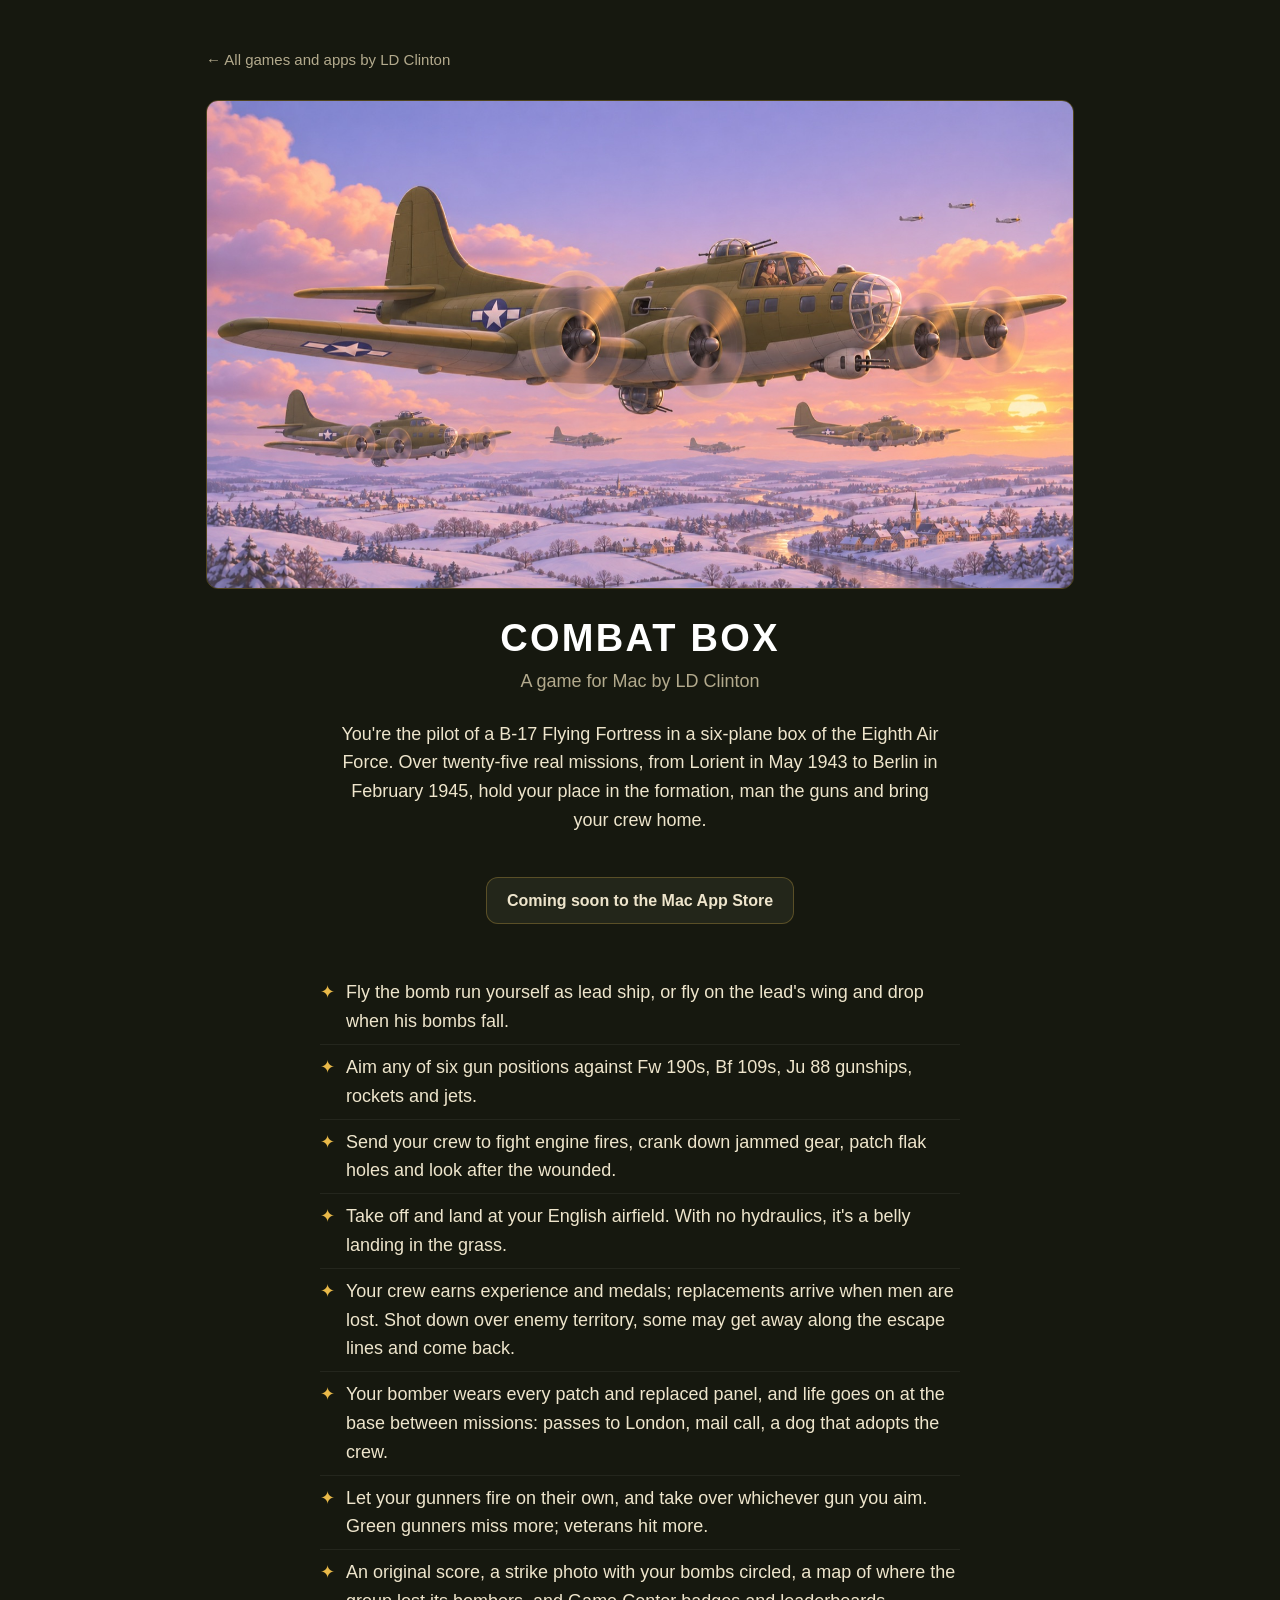
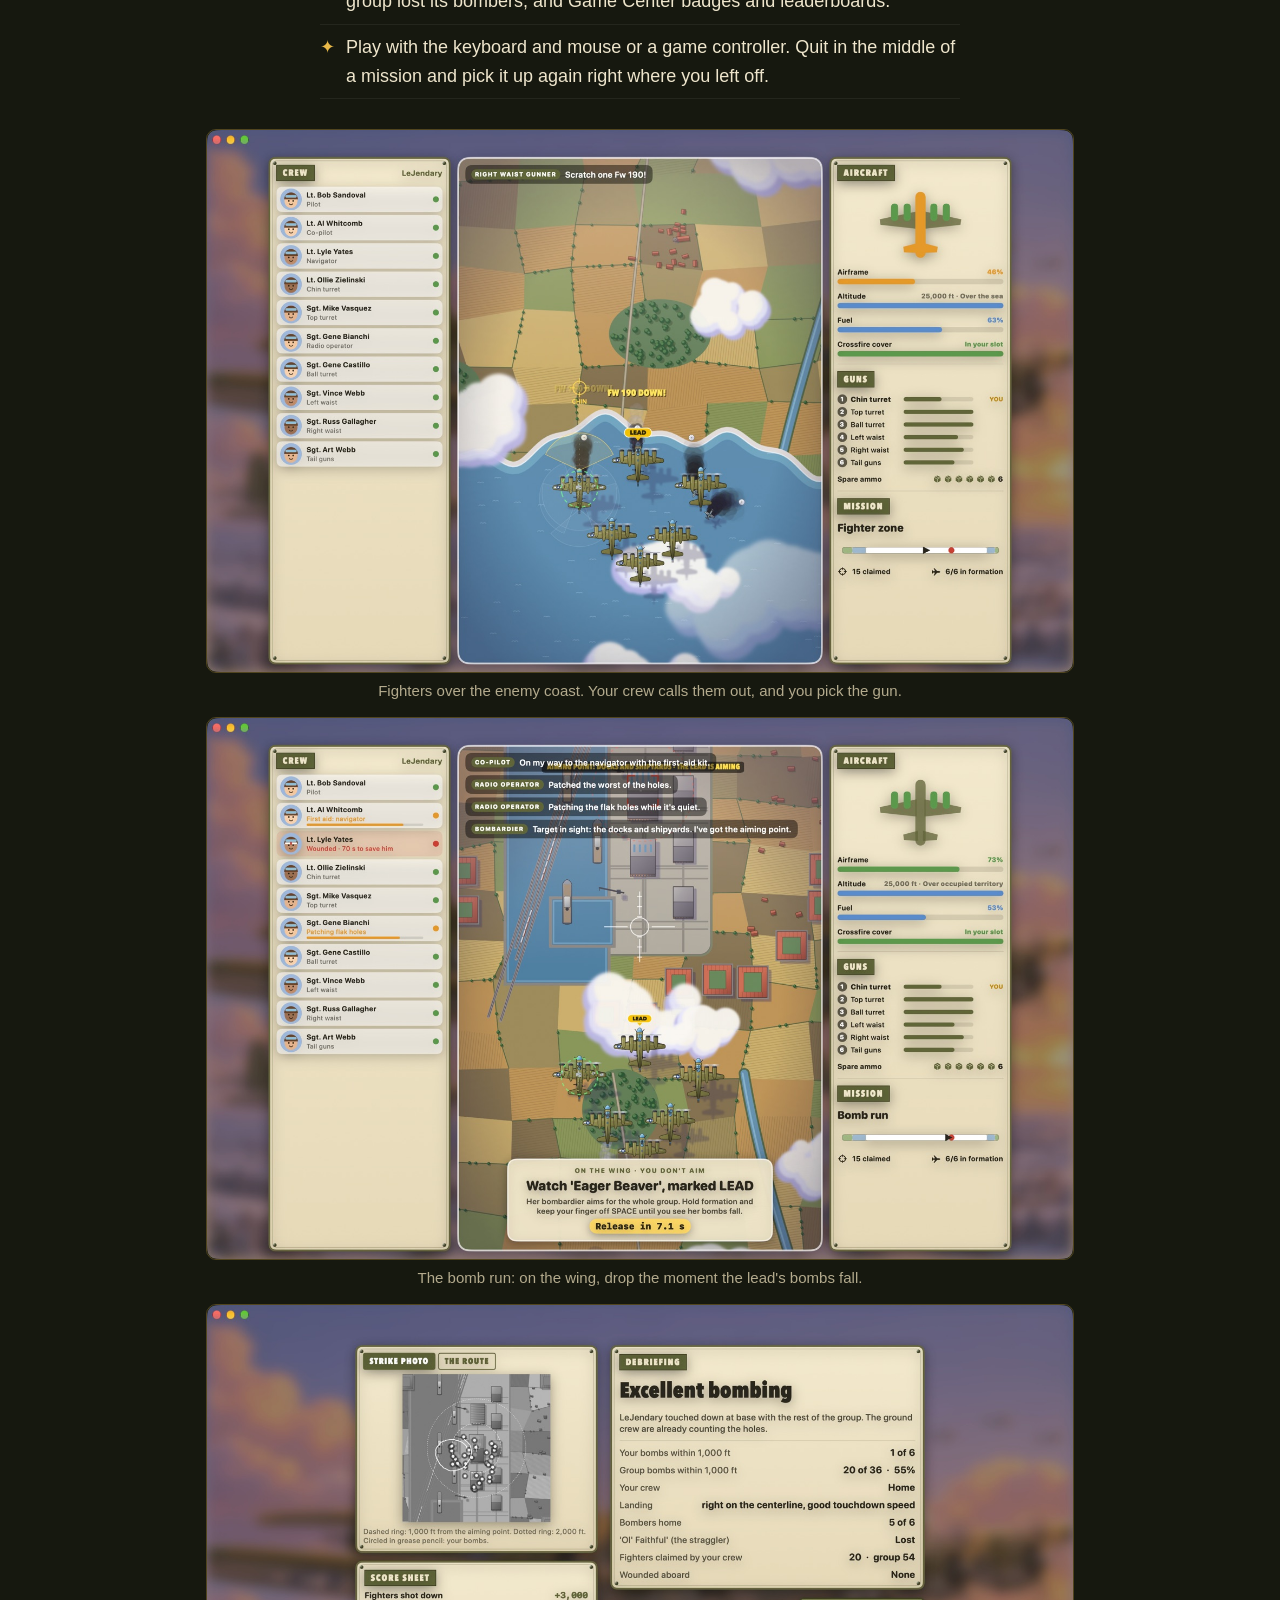
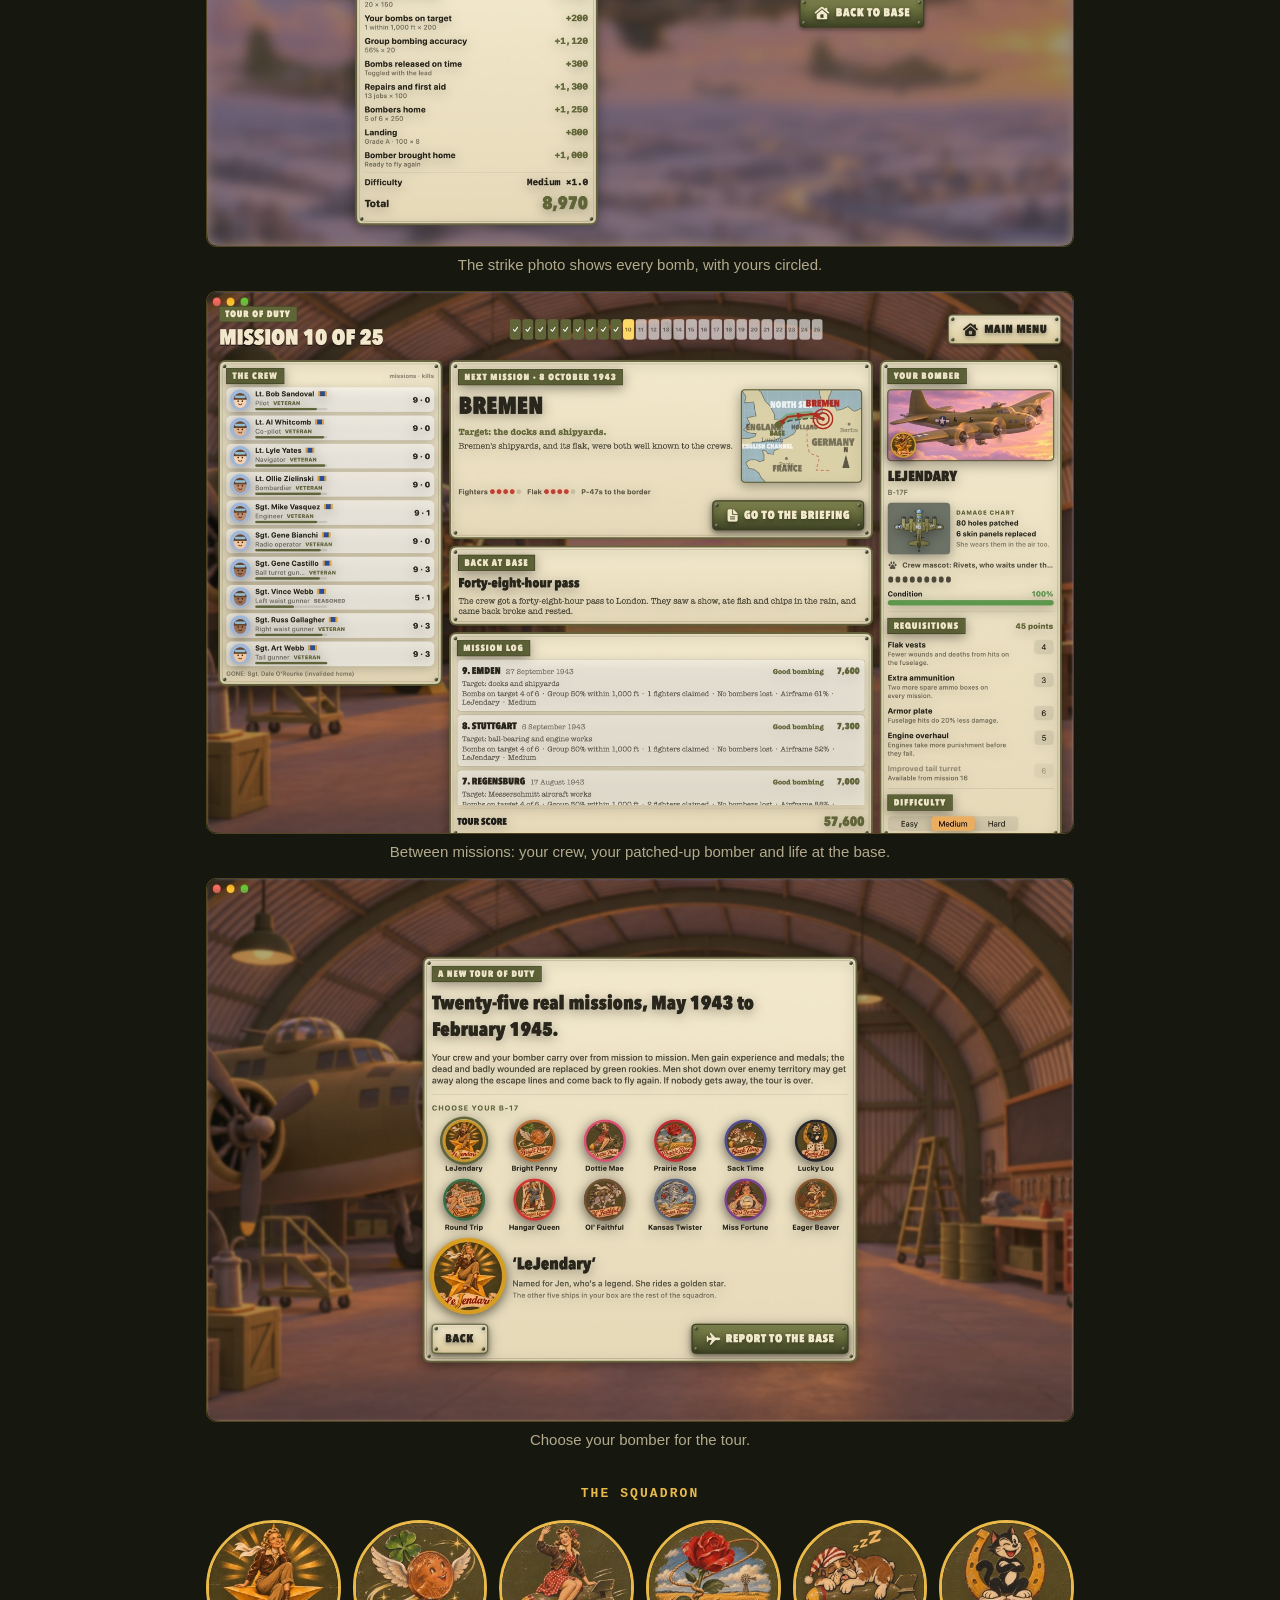
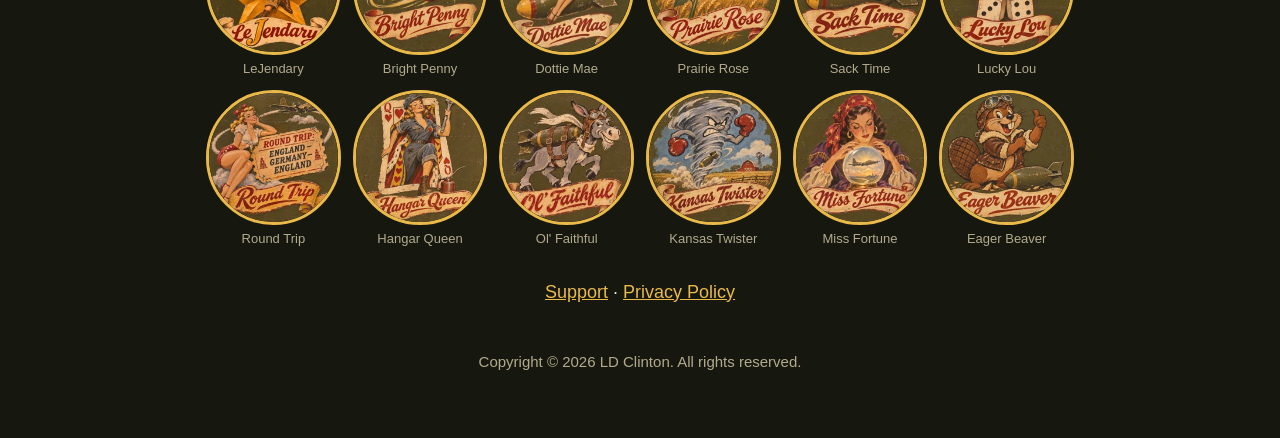
<file: index.html>
<!doctype html>
<html lang="en">
<head>
<meta charset="utf-8">
<meta name="viewport" content="width=device-width, initial-scale=1">
<title>Combat Box</title>
<meta name="description" content="A B-17 bomber game for Mac. Twenty-five real missions with the Eighth Air Force, May 1943 to February 1945.">
<link rel="stylesheet" href="style.css">
</head>
<body>
<main class="wide">
  <a class="home" href="https://lazlaru.github.io/">← All games and apps by LD Clinton</a>
  <img class="hero" src="img/key-art.jpg" alt="A formation of B-17 bombers above the clouds at sunset" width="1600" height="900">
  <h1>Combat Box</h1>
  <p class="meta">A game for Mac by LD Clinton</p>
  <p class="lede">You're the pilot of a B-17 Flying Fortress in a six-plane box of the Eighth Air Force. Over twenty-five real missions, from Lorient in May 1943 to Berlin in February 1945, hold your place in the formation, man the guns and bring your crew home.</p>
  <p class="soon">Coming soon to the Mac App Store</p>

  <ul class="facts">
    <li>Fly the bomb run yourself as lead ship, or fly on the lead's wing and drop when his bombs fall.</li>
    <li>Aim any of six gun positions against Fw 190s, Bf 109s, Ju 88 gunships, rockets and jets.</li>
    <li>Send your crew to fight engine fires, crank down jammed gear, patch flak holes and look after the wounded.</li>
    <li>Take off and land at your English airfield. With no hydraulics, it's a belly landing in the grass.</li>
    <li>Your crew earns experience and medals; replacements arrive when men are lost. Shot down over enemy territory, some may get away along the escape lines and come back.</li>
    <li>Your bomber wears every patch and replaced panel, and life goes on at the base between missions: passes to London, mail call, a dog that adopts the crew.</li>
    <li>Let your gunners fire on their own, and take over whichever gun you aim. Green gunners miss more; veterans hit more.</li>
    <li>An original score, a strike photo with your bombs circled, a map of where the group lost its bombers, and Game Center badges and leaderboards.</li>
    <li>Play with the keyboard and mouse or a game controller. Quit in the middle of a mission and pick it up again right where you left off.</li>
  </ul>

  <div class="shots">
    <figure><img src="img/1-combat.jpg" alt="The formation crossing the enemy coast as a shot-down Fw 190 trails smoke, with the crew list and the bomber's damage panel on either side" loading="lazy"><figcaption>Fighters over the enemy coast. Your crew calls them out, and you pick the gun.</figcaption></figure>
    <figure><img src="img/2-bomb-run.jpg" alt="The bomb run over the Bremen docks on the lead's wing, with a wounded navigator and the crew patching flak holes" loading="lazy"><figcaption>The bomb run: on the wing, drop the moment the lead's bombs fall.</figcaption></figure>
    <figure><img src="img/4-strike-photo.jpg" alt="The debriefing with a black-and-white strike photo of the target, your bombs circled in grease pencil, and the score sheet" loading="lazy"><figcaption>The strike photo shows every bomb, with yours circled.</figcaption></figure>
    <figure><img src="img/5-hangar.jpg" alt="The hangar between missions: the crew roster, the next mission, a forty-eight-hour pass to London, and the bomber's damage chart" loading="lazy"><figcaption>Between missions: your crew, your patched-up bomber and life at the base.</figcaption></figure>
    <figure><img src="img/3-choose.jpg" alt="Choosing one of twelve B-17s, each with its own nose art, in the hangar" loading="lazy"><figcaption>Choose your bomber for the tour.</figcaption></figure>
  </div>

  <h2>The squadron</h2>
  <div class="noseart">
    <figure><img src="img/noseart/noseart-lejendary.jpg" alt="" loading="lazy"><figcaption>LeJendary</figcaption></figure>
    <figure><img src="img/noseart/noseart-bright-penny.jpg" alt="" loading="lazy"><figcaption>Bright Penny</figcaption></figure>
    <figure><img src="img/noseart/noseart-dottie-mae.jpg" alt="" loading="lazy"><figcaption>Dottie Mae</figcaption></figure>
    <figure><img src="img/noseart/noseart-prairie-rose.jpg" alt="" loading="lazy"><figcaption>Prairie Rose</figcaption></figure>
    <figure><img src="img/noseart/noseart-sack-time.jpg" alt="" loading="lazy"><figcaption>Sack Time</figcaption></figure>
    <figure><img src="img/noseart/noseart-lucky-lou.jpg" alt="" loading="lazy"><figcaption>Lucky Lou</figcaption></figure>
    <figure><img src="img/noseart/noseart-round-trip.jpg" alt="" loading="lazy"><figcaption>Round Trip</figcaption></figure>
    <figure><img src="img/noseart/noseart-hangar-queen.jpg" alt="" loading="lazy"><figcaption>Hangar Queen</figcaption></figure>
    <figure><img src="img/noseart/noseart-ol-faithful.jpg" alt="" loading="lazy"><figcaption>Ol' Faithful</figcaption></figure>
    <figure><img src="img/noseart/noseart-kansas-twister.jpg" alt="" loading="lazy"><figcaption>Kansas Twister</figcaption></figure>
    <figure><img src="img/noseart/noseart-miss-fortune.jpg" alt="" loading="lazy"><figcaption>Miss Fortune</figcaption></figure>
    <figure><img src="img/noseart/noseart-eager-beaver.jpg" alt="" loading="lazy"><figcaption>Eager Beaver</figcaption></figure>
  </div>

  <p><a href="support.html">Support</a> · <a href="privacy.html">Privacy Policy</a></p>
  <footer>Copyright © 2026 LD Clinton. All rights reserved.</footer>
</main>
</body>
</html>
</file>
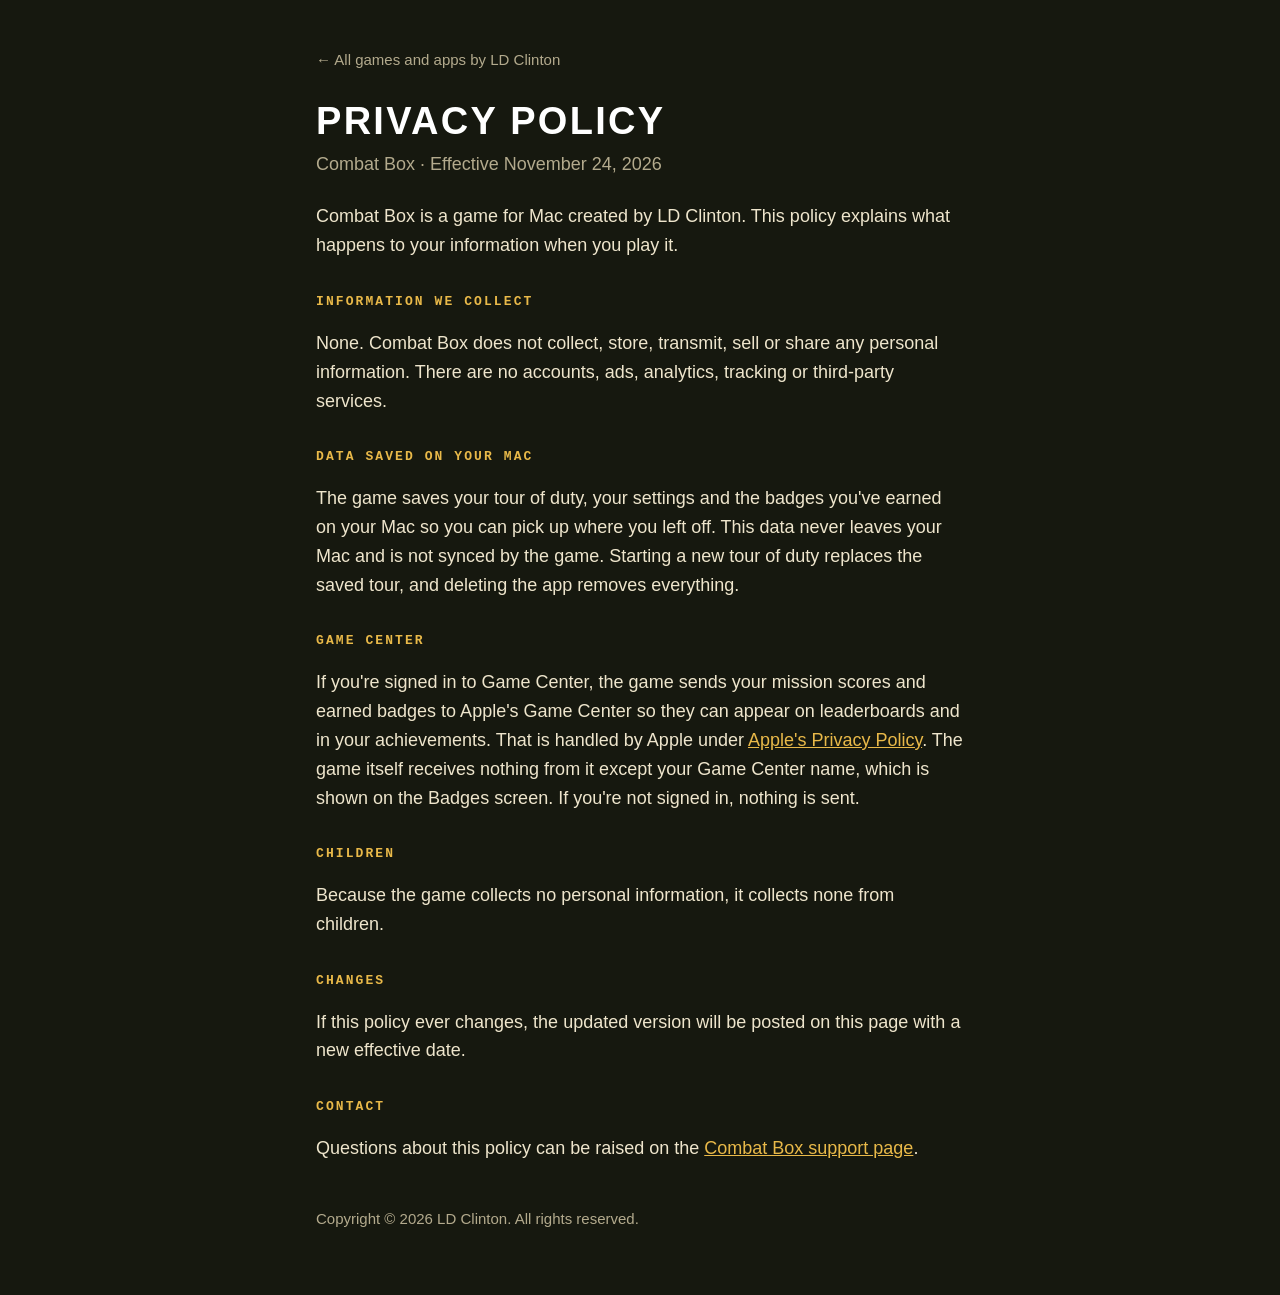
<file: privacy.html>
<!doctype html>
<html lang="en">
<head>
<meta charset="utf-8">
<meta name="viewport" content="width=device-width, initial-scale=1">
<title>Combat Box Privacy Policy</title>
<link rel="stylesheet" href="style.css">
</head>
<body>
<main>
  <a class="home" href="https://lazlaru.github.io/">← All games and apps by LD Clinton</a>
  <h1>Privacy Policy</h1>
  <p class="meta">Combat Box · Effective November 24, 2026</p>

  <p>Combat Box is a game for Mac created by LD Clinton. This policy explains what happens to your information when you play it.</p>

  <h2>Information we collect</h2>
  <p>None. Combat Box does not collect, store, transmit, sell or share any personal information. There are no accounts, ads, analytics, tracking or third-party services.</p>

  <h2>Data saved on your Mac</h2>
  <p>The game saves your tour of duty, your settings and the badges you've earned on your Mac so you can pick up where you left off. This data never leaves your Mac and is not synced by the game. Starting a new tour of duty replaces the saved tour, and deleting the app removes everything.</p>

  <h2>Game Center</h2>
  <p>If you're signed in to Game Center, the game sends your mission scores and earned badges to Apple's Game Center so they can appear on leaderboards and in your achievements. That is handled by Apple under <a href="https://www.apple.com/legal/privacy/">Apple's Privacy Policy</a>. The game itself receives nothing from it except your Game Center name, which is shown on the Badges screen. If you're not signed in, nothing is sent.</p>

  <h2>Children</h2>
  <p>Because the game collects no personal information, it collects none from children.</p>

  <h2>Changes</h2>
  <p>If this policy ever changes, the updated version will be posted on this page with a new effective date.</p>

  <h2>Contact</h2>
  <p>Questions about this policy can be raised on the <a href="support.html">Combat Box support page</a>.</p>

  <footer>Copyright © 2026 LD Clinton. All rights reserved.</footer>
</main>
</body>
</html>
</file>
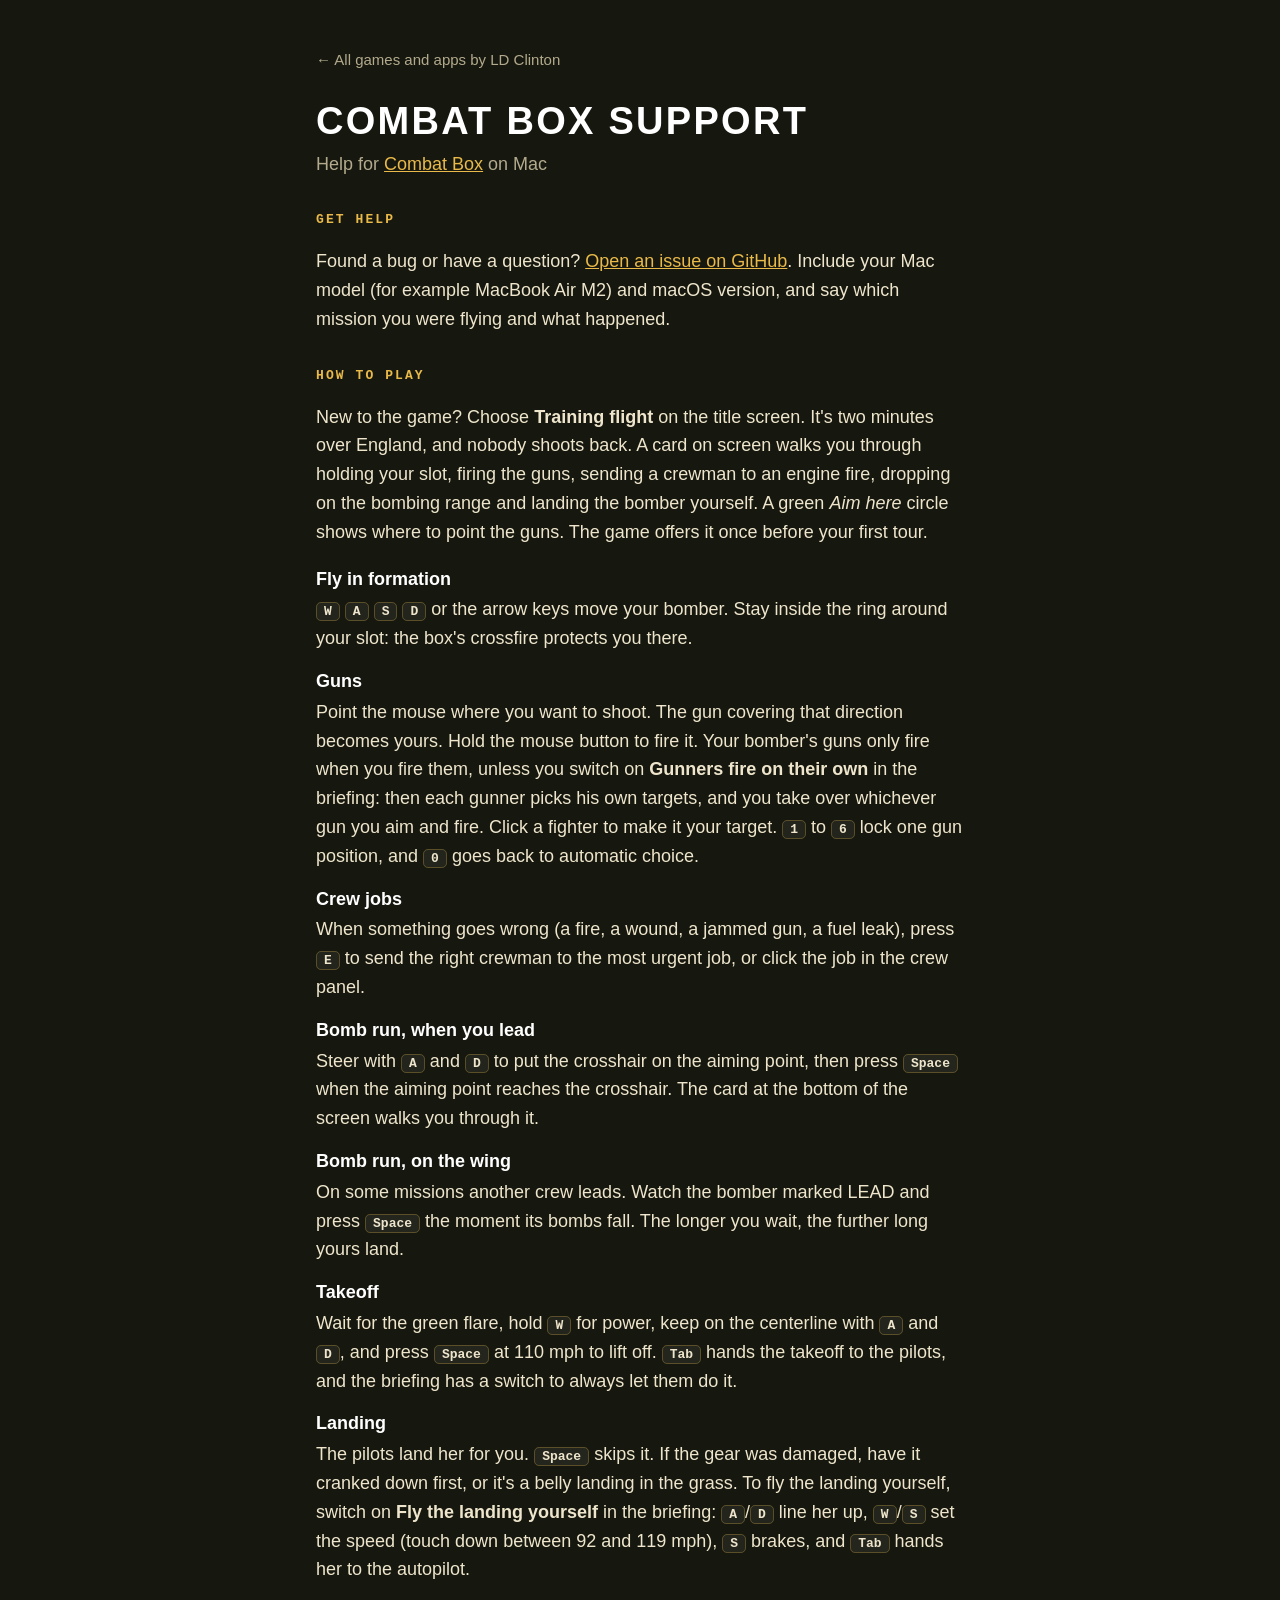
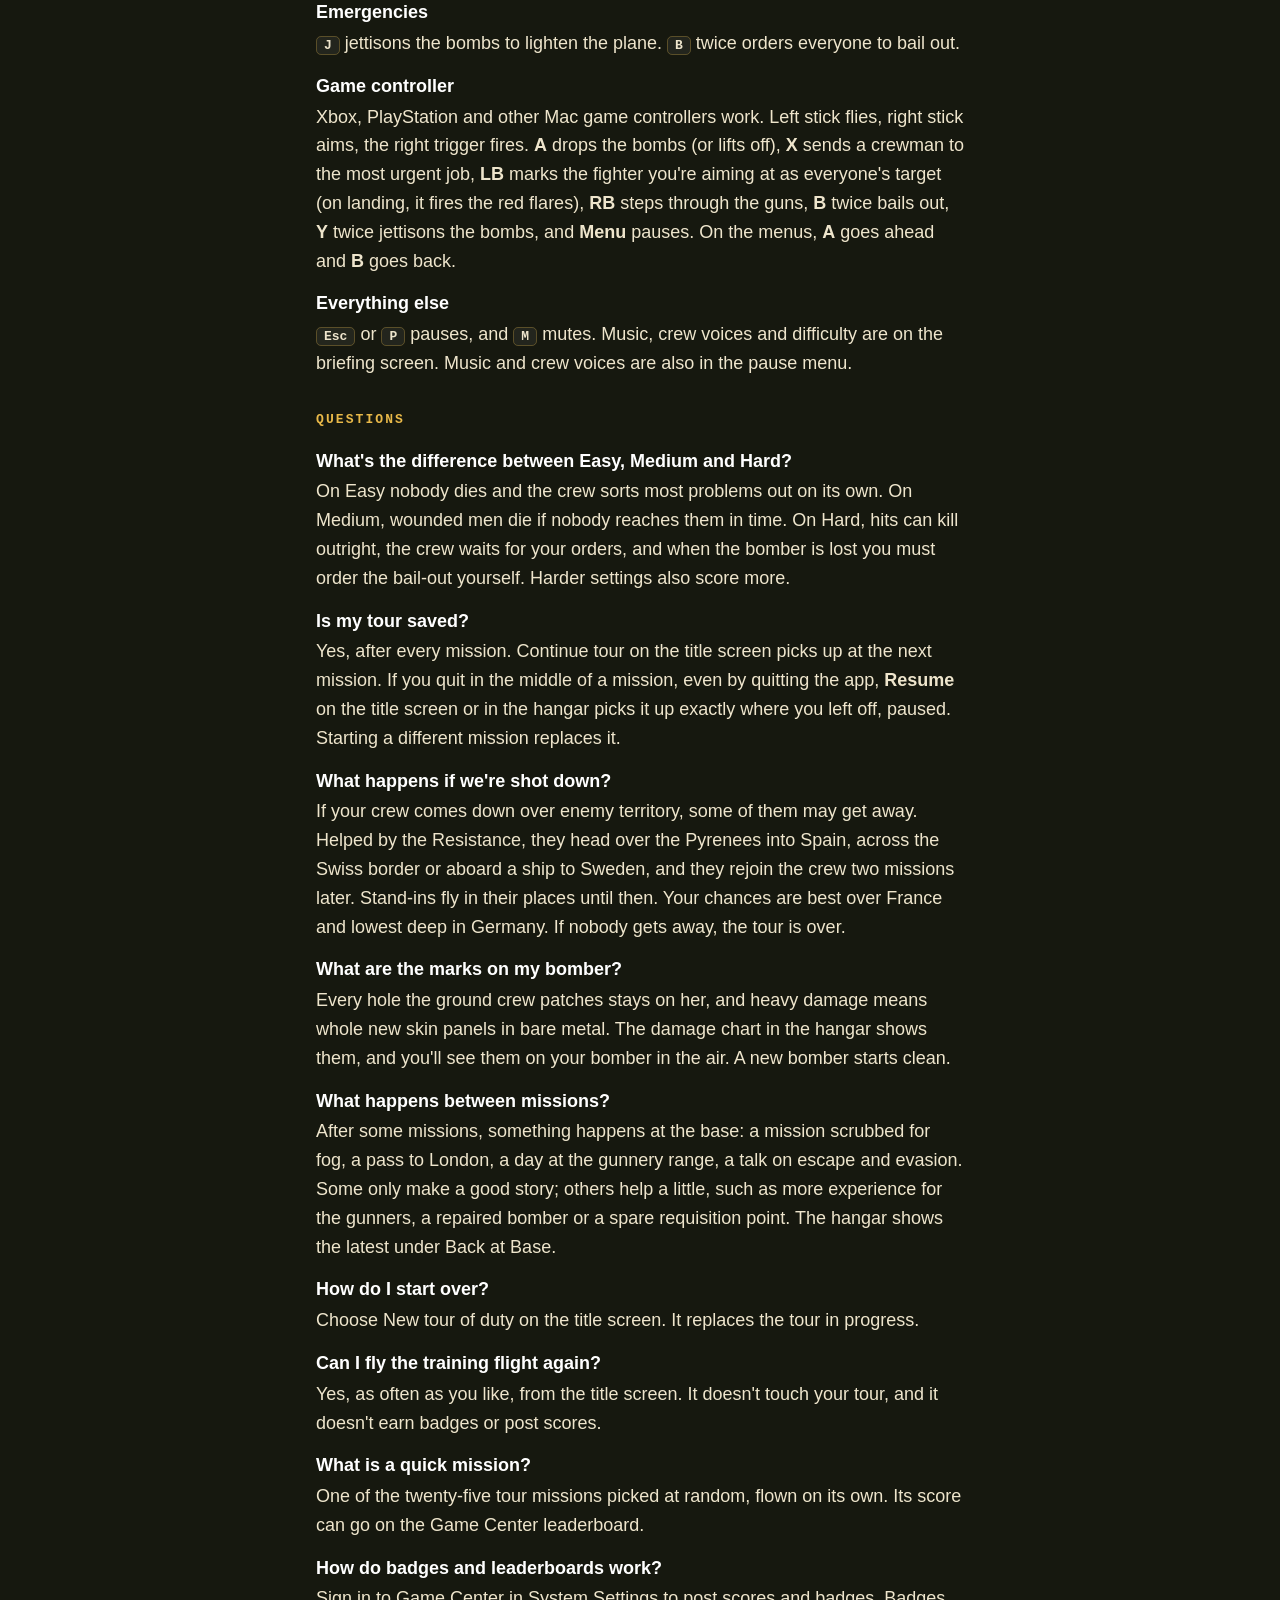
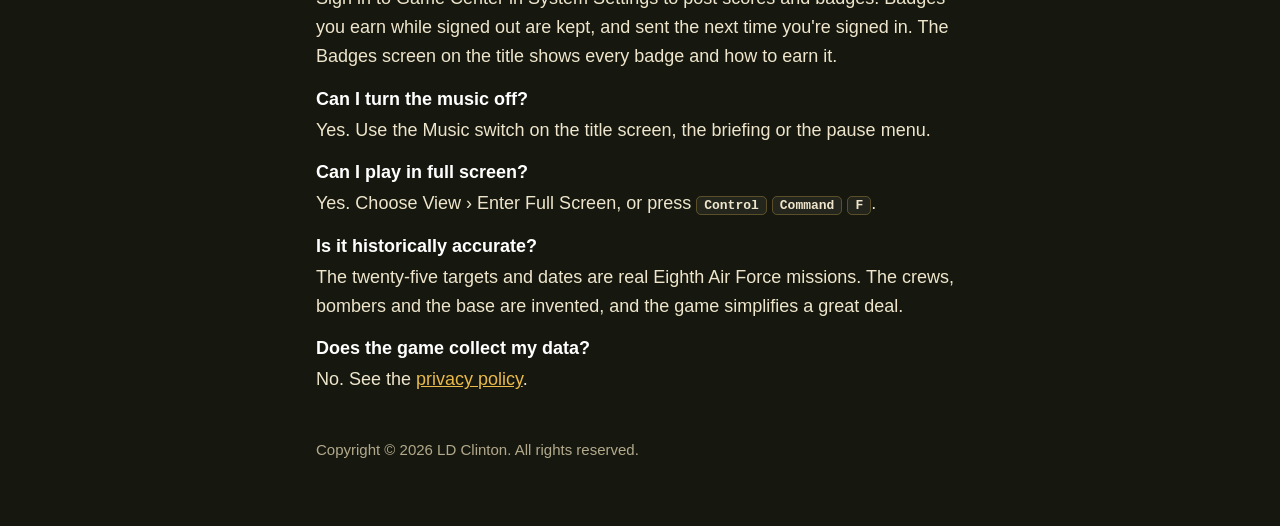
<file: support.html>
<!doctype html>
<html lang="en">
<head>
<meta charset="utf-8">
<meta name="viewport" content="width=device-width, initial-scale=1">
<title>Combat Box Support</title>
<link rel="stylesheet" href="style.css">
</head>
<body>
<main>
  <a class="home" href="https://lazlaru.github.io/">← All games and apps by LD Clinton</a>
  <h1>Combat Box Support</h1>
  <p class="meta">Help for <a href="./">Combat Box</a> on Mac</p>

  <h2>Get help</h2>
  <p>Found a bug or have a question? <a href="https://github.com/lazlaru/combat-box-site/issues">Open an issue on GitHub</a>. Include your Mac model (for example MacBook Air M2) and macOS version, and say which mission you were flying and what happened.</p>

  <h2>How to play</h2>
  <p>New to the game? Choose <strong>Training flight</strong> on the title screen. It's two minutes over England, and nobody shoots back. A card on screen walks you through holding your slot, firing the guns, sending a crewman to an engine fire, dropping on the bombing range and landing the bomber yourself. A green <em>Aim here</em> circle shows where to point the guns. The game offers it once before your first tour.</p>
  <dl>
    <dt>Fly in formation</dt><dd><kbd>W</kbd> <kbd>A</kbd> <kbd>S</kbd> <kbd>D</kbd> or the arrow keys move your bomber. Stay inside the ring around your slot: the box's crossfire protects you there.</dd>
    <dt>Guns</dt><dd>Point the mouse where you want to shoot. The gun covering that direction becomes yours. Hold the mouse button to fire it. Your bomber's guns only fire when you fire them, unless you switch on <strong>Gunners fire on their own</strong> in the briefing: then each gunner picks his own targets, and you take over whichever gun you aim and fire. Click a fighter to make it your target. <kbd>1</kbd> to <kbd>6</kbd> lock one gun position, and <kbd>0</kbd> goes back to automatic choice.</dd>
    <dt>Crew jobs</dt><dd>When something goes wrong (a fire, a wound, a jammed gun, a fuel leak), press <kbd>E</kbd> to send the right crewman to the most urgent job, or click the job in the crew panel.</dd>
    <dt>Bomb run, when you lead</dt><dd>Steer with <kbd>A</kbd> and <kbd>D</kbd> to put the crosshair on the aiming point, then press <kbd>Space</kbd> when the aiming point reaches the crosshair. The card at the bottom of the screen walks you through it.</dd>
    <dt>Bomb run, on the wing</dt><dd>On some missions another crew leads. Watch the bomber marked LEAD and press <kbd>Space</kbd> the moment its bombs fall. The longer you wait, the further long yours land.</dd>
    <dt>Takeoff</dt><dd>Wait for the green flare, hold <kbd>W</kbd> for power, keep on the centerline with <kbd>A</kbd> and <kbd>D</kbd>, and press <kbd>Space</kbd> at 110 mph to lift off. <kbd>Tab</kbd> hands the takeoff to the pilots, and the briefing has a switch to always let them do it.</dd>
    <dt>Landing</dt><dd>The pilots land her for you. <kbd>Space</kbd> skips it. If the gear was damaged, have it cranked down first, or it's a belly landing in the grass. To fly the landing yourself, switch on <strong>Fly the landing yourself</strong> in the briefing: <kbd>A</kbd>/<kbd>D</kbd> line her up, <kbd>W</kbd>/<kbd>S</kbd> set the speed (touch down between 92 and 119 mph), <kbd>S</kbd> brakes, and <kbd>Tab</kbd> hands her to the autopilot.</dd>
    <dt>Emergencies</dt><dd><kbd>J</kbd> jettisons the bombs to lighten the plane. <kbd>B</kbd> twice orders everyone to bail out.</dd>
    <dt>Game controller</dt><dd>Xbox, PlayStation and other Mac game controllers work. Left stick flies, right stick aims, the right trigger fires. <strong>A</strong> drops the bombs (or lifts off), <strong>X</strong> sends a crewman to the most urgent job, <strong>LB</strong> marks the fighter you're aiming at as everyone's target (on landing, it fires the red flares), <strong>RB</strong> steps through the guns, <strong>B</strong> twice bails out, <strong>Y</strong> twice jettisons the bombs, and <strong>Menu</strong> pauses. On the menus, <strong>A</strong> goes ahead and <strong>B</strong> goes back.</dd>
    <dt>Everything else</dt><dd><kbd>Esc</kbd> or <kbd>P</kbd> pauses, and <kbd>M</kbd> mutes. Music, crew voices and difficulty are on the briefing screen. Music and crew voices are also in the pause menu.</dd>
  </dl>

  <h2>Questions</h2>
  <dl>
    <dt>What's the difference between Easy, Medium and Hard?</dt><dd>On Easy nobody dies and the crew sorts most problems out on its own. On Medium, wounded men die if nobody reaches them in time. On Hard, hits can kill outright, the crew waits for your orders, and when the bomber is lost you must order the bail-out yourself. Harder settings also score more.</dd>
    <dt>Is my tour saved?</dt><dd>Yes, after every mission. Continue tour on the title screen picks up at the next mission. If you quit in the middle of a mission, even by quitting the app, <strong>Resume</strong> on the title screen or in the hangar picks it up exactly where you left off, paused. Starting a different mission replaces it.</dd>
    <dt>What happens if we're shot down?</dt><dd>If your crew comes down over enemy territory, some of them may get away. Helped by the Resistance, they head over the Pyrenees into Spain, across the Swiss border or aboard a ship to Sweden, and they rejoin the crew two missions later. Stand-ins fly in their places until then. Your chances are best over France and lowest deep in Germany. If nobody gets away, the tour is over.</dd>
    <dt>What are the marks on my bomber?</dt><dd>Every hole the ground crew patches stays on her, and heavy damage means whole new skin panels in bare metal. The damage chart in the hangar shows them, and you'll see them on your bomber in the air. A new bomber starts clean.</dd>
    <dt>What happens between missions?</dt><dd>After some missions, something happens at the base: a mission scrubbed for fog, a pass to London, a day at the gunnery range, a talk on escape and evasion. Some only make a good story; others help a little, such as more experience for the gunners, a repaired bomber or a spare requisition point. The hangar shows the latest under Back at Base.</dd>
    <dt>How do I start over?</dt><dd>Choose New tour of duty on the title screen. It replaces the tour in progress.</dd>
    <dt>Can I fly the training flight again?</dt><dd>Yes, as often as you like, from the title screen. It doesn't touch your tour, and it doesn't earn badges or post scores.</dd>
    <dt>What is a quick mission?</dt><dd>One of the twenty-five tour missions picked at random, flown on its own. Its score can go on the Game Center leaderboard.</dd>
    <dt>How do badges and leaderboards work?</dt><dd>Sign in to Game Center in System Settings to post scores and badges. Badges you earn while signed out are kept, and sent the next time you're signed in. The Badges screen on the title shows every badge and how to earn it.</dd>
    <dt>Can I turn the music off?</dt><dd>Yes. Use the Music switch on the title screen, the briefing or the pause menu.</dd>
    <dt>Can I play in full screen?</dt><dd>Yes. Choose View › Enter Full Screen, or press <kbd>Control</kbd> <kbd>Command</kbd> <kbd>F</kbd>.</dd>
    <dt>Is it historically accurate?</dt><dd>The twenty-five targets and dates are real Eighth Air Force missions. The crews, bombers and the base are invented, and the game simplifies a great deal.</dd>
    <dt>Does the game collect my data?</dt><dd>No. See the <a href="privacy.html">privacy policy</a>.</dd>
  </dl>

  <footer>Copyright © 2026 LD Clinton. All rights reserved.</footer>
</main>
</body>
</html>
</file>
<file: style.css>
:root { color-scheme: dark; --bg: #16180f; --panel: #23261a; --fg: #eee5cc; --muted: #b3aa8d; --accent: #e9b949; --line: rgba(233, 185, 73, .28); }
* { box-sizing: border-box; }
body { margin: 0; background: var(--bg); color: var(--fg); font: 400 18px/1.6 -apple-system, BlinkMacSystemFont, "Helvetica Neue", Arial, sans-serif; }
main { max-width: 680px; margin: 0 auto; padding: 48px max(16px, env(safe-area-inset-right)) 64px max(16px, env(safe-area-inset-left)); }
h1 { font-weight: 800; font-size: 38px; line-height: 1.15; letter-spacing: .06em; text-transform: uppercase; color: #fff; margin: 0 0 6px; }
h2 { font: 700 13px/1.3 ui-monospace, Menlo, monospace; letter-spacing: .16em; text-transform: uppercase; color: var(--accent); margin: 34px 0 6px; }
.meta { color: var(--muted); margin: 0 0 24px; }
a { color: var(--accent); }
kbd { font: 600 13px ui-monospace, Menlo, monospace; border: 1px solid var(--line); border-radius: 5px; padding: 1px 7px; background: rgba(255, 255, 255, .06); white-space: nowrap; }
dt { font-weight: 650; color: #fff; margin-top: 14px; }
dd { margin: 2px 0 0; }
footer { margin-top: 44px; color: var(--muted); font-size: 15px; }
.home { display: block; width: fit-content; margin: 0 0 28px; font-size: 15px; color: var(--muted); text-decoration: none; }
.home:hover, .home:focus-visible { color: var(--accent); text-decoration: underline; }

/* Landing page */
main.wide { max-width: 900px; text-align: center; }
.hero { display: block; width: 100%; height: auto; border-radius: 12px; margin: 0 0 28px; border: 1px solid var(--line); }
p.lede { max-width: 600px; margin: 0 auto 26px; }
.soon { display: inline-block; padding: 10px 20px; border-radius: 12px; border: 1px solid var(--line); background: var(--panel); color: var(--fg); font-weight: 600; font-size: 16px; }
.facts { list-style: none; padding: 0; margin: 30px auto; max-width: 640px; text-align: left; }
.facts li { padding: 8px 0 8px 26px; position: relative; border-bottom: 1px solid rgba(255, 255, 255, .06); }
.facts li::before { content: "✦"; position: absolute; left: 0; color: var(--accent); }
.shots { display: grid; grid-template-columns: 1fr; gap: 14px; margin: 28px 0; }
.shots figure { margin: 0; }
.shots img { width: 100%; height: auto; display: block; border-radius: 10px; border: 1px solid var(--line); }
.shots figcaption { color: var(--muted); font-size: 15px; margin-top: 6px; }
.noseart { display: grid; grid-template-columns: repeat(6, minmax(0, 1fr)); gap: 12px; margin: 18px 0 30px; }
.noseart figure { margin: 0; }
.noseart img { width: 100%; height: auto; aspect-ratio: 1; object-fit: cover; border-radius: 50%; border: 3px solid var(--accent); display: block; }
.noseart figcaption { font-size: 13px; color: var(--muted); margin-top: 6px; line-height: 1.3; }
@media (max-width: 560px) {
  h1 { font-size: 30px; }
  .noseart { grid-template-columns: repeat(3, minmax(0, 1fr)); }
}
</file>
